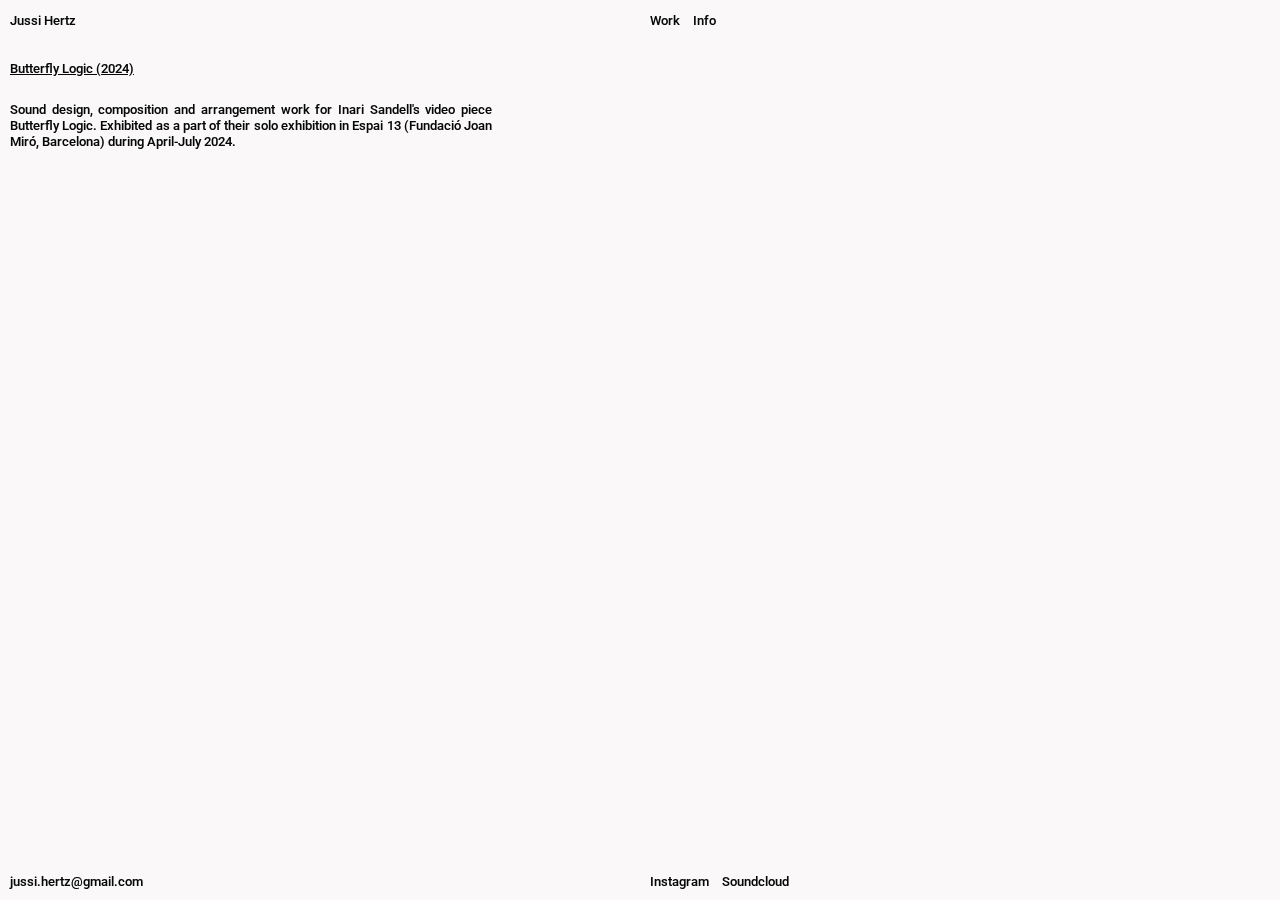
<file: projects/butterfly_logic.html>
<!DOCTYPE html>
<html lang="en">
<head>
    <link rel="preconnect" href="https://fonts.googleapis.com">
    <link rel="preconnect" href="https://fonts.gstatic.com" crossorigin>
    <link href="https://fonts.googleapis.com/css2?family=Roboto&display=swap" rel="stylesheet">
    
    <link rel="stylesheet" href="/style.css">
    <link rel="stylesheet" href="/transition.css">
    <meta charset="UTF-8">
    <meta http-equiv="X-UA-Compatible" content="IE=edge">
    <meta name="viewport" content="width=device-width, initial-scale=1.0">
    <title>Butterfly Logic – Jussi Hertz</title>

    <link rel="shortcut icon" type="image/x-icon" href="/media/photos/jussi.ico">

    <!--            :-:-+:-  --:                
           ..-=-++. %+%- *.=+=-=.            
         :-:=+==+ .      .--==-+-#.:         
       --#+:                 . :+++:..       
     -   :.                         -*=.     
   :-**.       -=:         -=.      :*::=    
  :=-*+-      :=-+        -===        .=*-   
  # :+          .           .          =-.*  
 ++*=-       +-+=:+.     *:+-:*        :=*+- 
 *-+-        .::-:.      .:::-.         .. + 
              .:-:        ::::           +*#:
=#*=          .+=-        .+=:           =+=:
:+*+            .           .            --: 
.*--                                    :+:+.
 .+-=:   -=**. :               -#--    ==-*- 
  +-+:     +==:#:-:       =--+.:+      :+:+: 
   =+.      .--=*:+ +*#-.*+:+.-      .#++=.  
    =:#+-           :::.:.         .  :#:    
     :.+    :                     =#--: .    
       . :+#=#.--            -::=  +-        
         . =-+- #-+=. -:-- +-+ *:=:          
             .--:#-+. ***#-+-:-.             
    
    Hello!
    Glad to see you are interested what I have made. Take a closer look.
    - Jassir Kuronen
    @_je_sir
-->           
</head>

<body>
<!-- Transition -->
<div class="transition transition-1 is-active"></div>
    
    <!-- Nav bar top -->
    <div id= "nav_home">
        <info>
            <a href="/index.html">Jussi Hertz</a>
        </info>
    </div>

    <div id= "nav_action">
        <info>
            <a href="/work.html">Work</a>
            <a href="/info.html">Info</a>
        </info>
    </div>

    <!-- Nav bar contact info -->
    <div id="nav_contact">
        <info>
            <a href="mailto:jussi.hertz@gmail.com">jussi.hertz@gmail.com</a>
        </info>    
    </div>

    <div id="nav_contact_some">
        <info>
            <a href="https://www.instagram.com/romance.relic/">Instagram</a>
            <a href="https://soundcloud.com/romancerelic">Soundcloud</a>
        </info>    
    </div>

        <div class="row"> 
            <div class="column-text">
                <h1>Butterfly Logic (2024)</h1>
                <p>Sound design, composition and arrangement work for Inari Sandell's video piece Butterfly Logic. Exhibited as a part of their solo exhibition in Espai 13 (Fundació Joan Miró, Barcelona) during April-July 2024.</p>
                </div>
                <div class="column-images">
                    <iframe width="100%" height="465" src="https://www.youtube.com/embed/Va5CNOv87Dw?si=JcOfI51L0OewT1Ko" title="YouTube video player" frameborder="0" allow="accelerometer; autoplay; clipboard-write; encrypted-media; gyroscope; picture-in-picture; web-share" referrerpolicy="strict-origin-when-cross-origin" allowfullscreen></iframe>
                </div>
<!-- Transition between pages-->
    <script src="/main.js"></script>
            
</body>
</html>
</file>
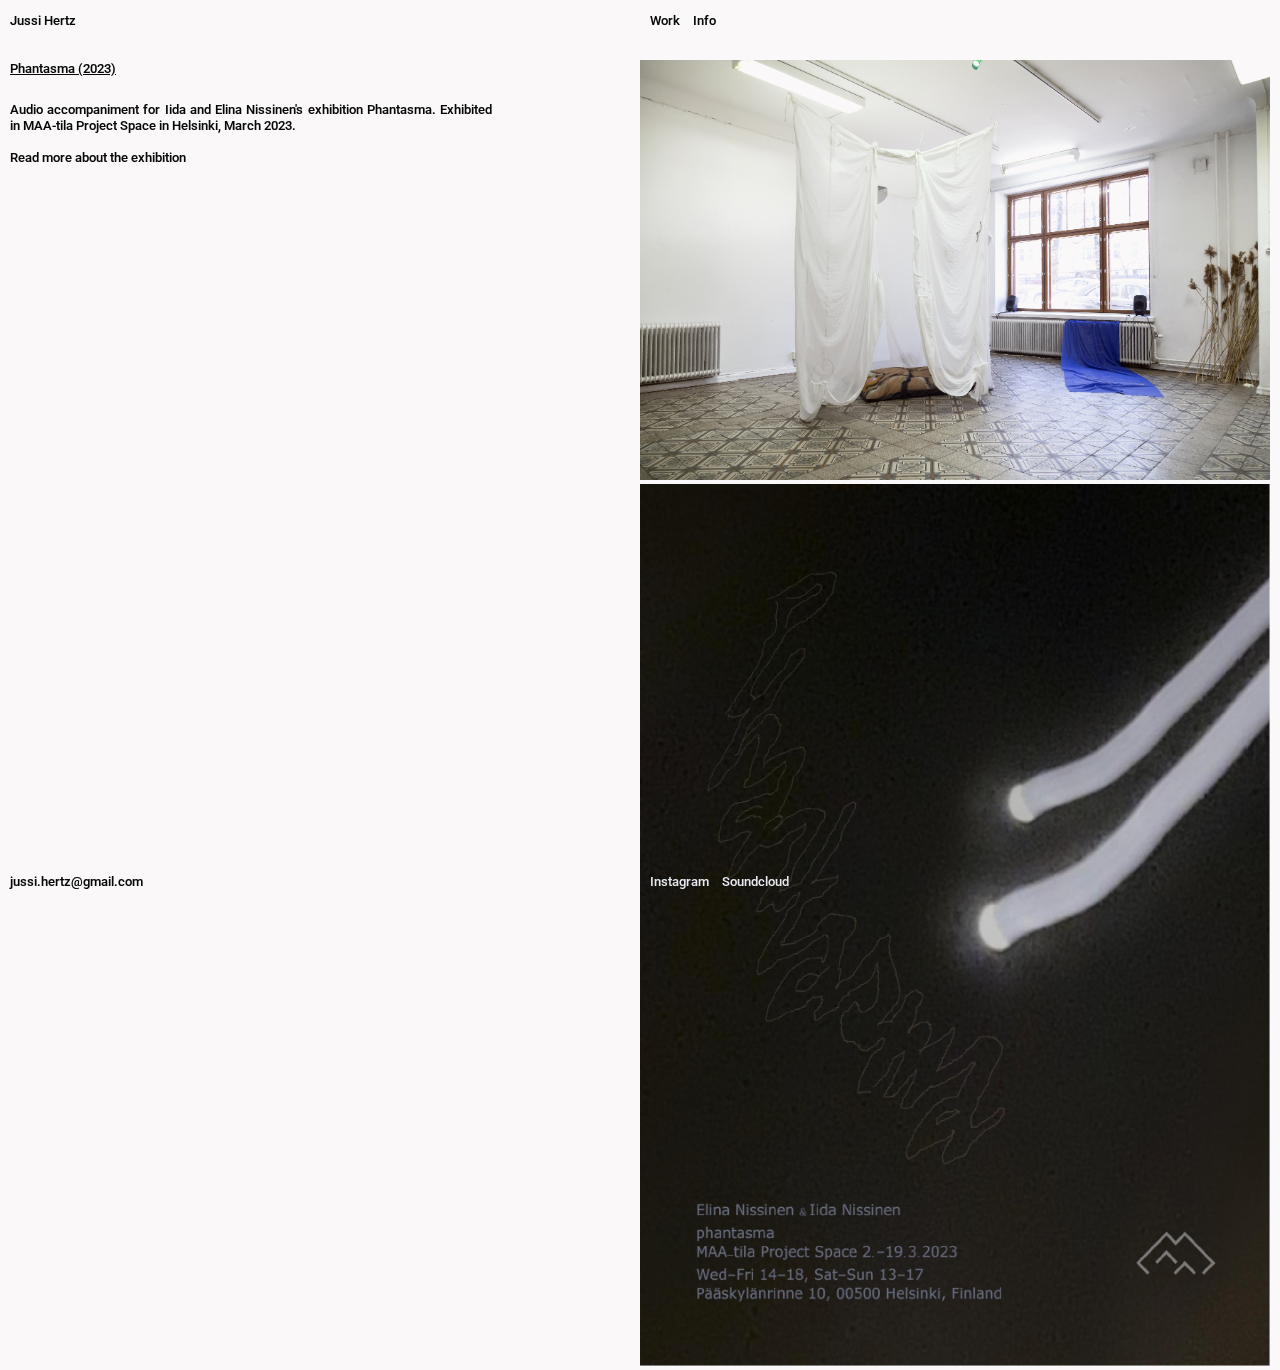
<file: projects/phantasma.html>
<!DOCTYPE html>
<html lang="en">
<head>

    <link rel="preconnect" href="https://fonts.googleapis.com">
    <link rel="preconnect" href="https://fonts.gstatic.com" crossorigin>
    <link href="https://fonts.googleapis.com/css2?family=Roboto&display=swap" rel="stylesheet">
    
    <link rel="stylesheet" href="/style.css">
    <link rel="stylesheet" href="/transition.css">
    <meta charset="UTF-8">
    <meta http-equiv="X-UA-Compatible" content="IE=edge">
    <meta name="viewport" content="width=device-width, initial-scale=1.0">
    <title>Phantasma – Jussi Hertz</title>

    <link rel="shortcut icon" type="image/x-icon" href="/media/photos/jussi.ico">

    <!--            :-:-+:-  --:                
           ..-=-++. %+%- *.=+=-=.            
         :-:=+==+ .      .--==-+-#.:         
       --#+:                 . :+++:..       
     -   :.                         -*=.     
   :-**.       -=:         -=.      :*::=    
  :=-*+-      :=-+        -===        .=*-   
  # :+          .           .          =-.*  
 ++*=-       +-+=:+.     *:+-:*        :=*+- 
 *-+-        .::-:.      .:::-.         .. + 
              .:-:        ::::           +*#:
=#*=          .+=-        .+=:           =+=:
:+*+            .           .            --: 
.*--                                    :+:+.
 .+-=:   -=**. :               -#--    ==-*- 
  +-+:     +==:#:-:       =--+.:+      :+:+: 
   =+.      .--=*:+ +*#-.*+:+.-      .#++=.  
    =:#+-           :::.:.         .  :#:    
     :.+    :                     =#--: .    
       . :+#=#.--            -::=  +-        
         . =-+- #-+=. -:-- +-+ *:=:          
             .--:#-+. ***#-+-:-.             
    
    Hello!
    Glad to see you are interested what I have made. Take a closer look.
    - Jassir Kuronen
    @_je_sir
-->           
</head>


<body>

    <!-- Transition -->
<div class="transition transition-1 is-active"></div>
    
    <!-- Nav bar top -->
    <div id= "nav_home">
        <info>
            <a href="/index.html">Jussi Hertz</a>
        </info>
    </div>

    <div id= "nav_action">
        <info>
            <a href="/work.html">Work</a>
            <a href="/info.html">Info</a>
        </info>
    </div>

    <!-- Nav bar contact info -->
    <div id="nav_contact">
        <info>
            <a href="mailto:jussi.hertz@gmail.com">jussi.hertz@gmail.com</a>
        </info>    
    </div>

    <div id="nav_contact_some">
        <info>
            <a href="https://www.instagram.com/romance.relic/">Instagram</a>
            <a href="https://soundcloud.com/romancerelic">Soundcloud</a>
        </info>    
    </div>

        <div class="row"> 
            <div class="column-text">
                <h1>Phantasma (2023)</h1>
                <p>Audio accompaniment for Iida and Elina Nissinen's exhibition Phantasma. Exhibited in MAA-tila Project Space in Helsinki, March 2023.<br><br>
                <a href="https://maatilaprojectspace.com/phantasm">Read more about the exhibition</a></p>
            </div>
            <div class="column-images">
                    <img src="/media/photos/phantasma_exhibition_compressed.jpg">
                    <img src="/media/photos/phantasmaPoster2.jpg">
            </div>
             </div>
        </div>
<!-- Transition between pages-->
    <script src="/main.js"></script>
</body>
</html>
</file>
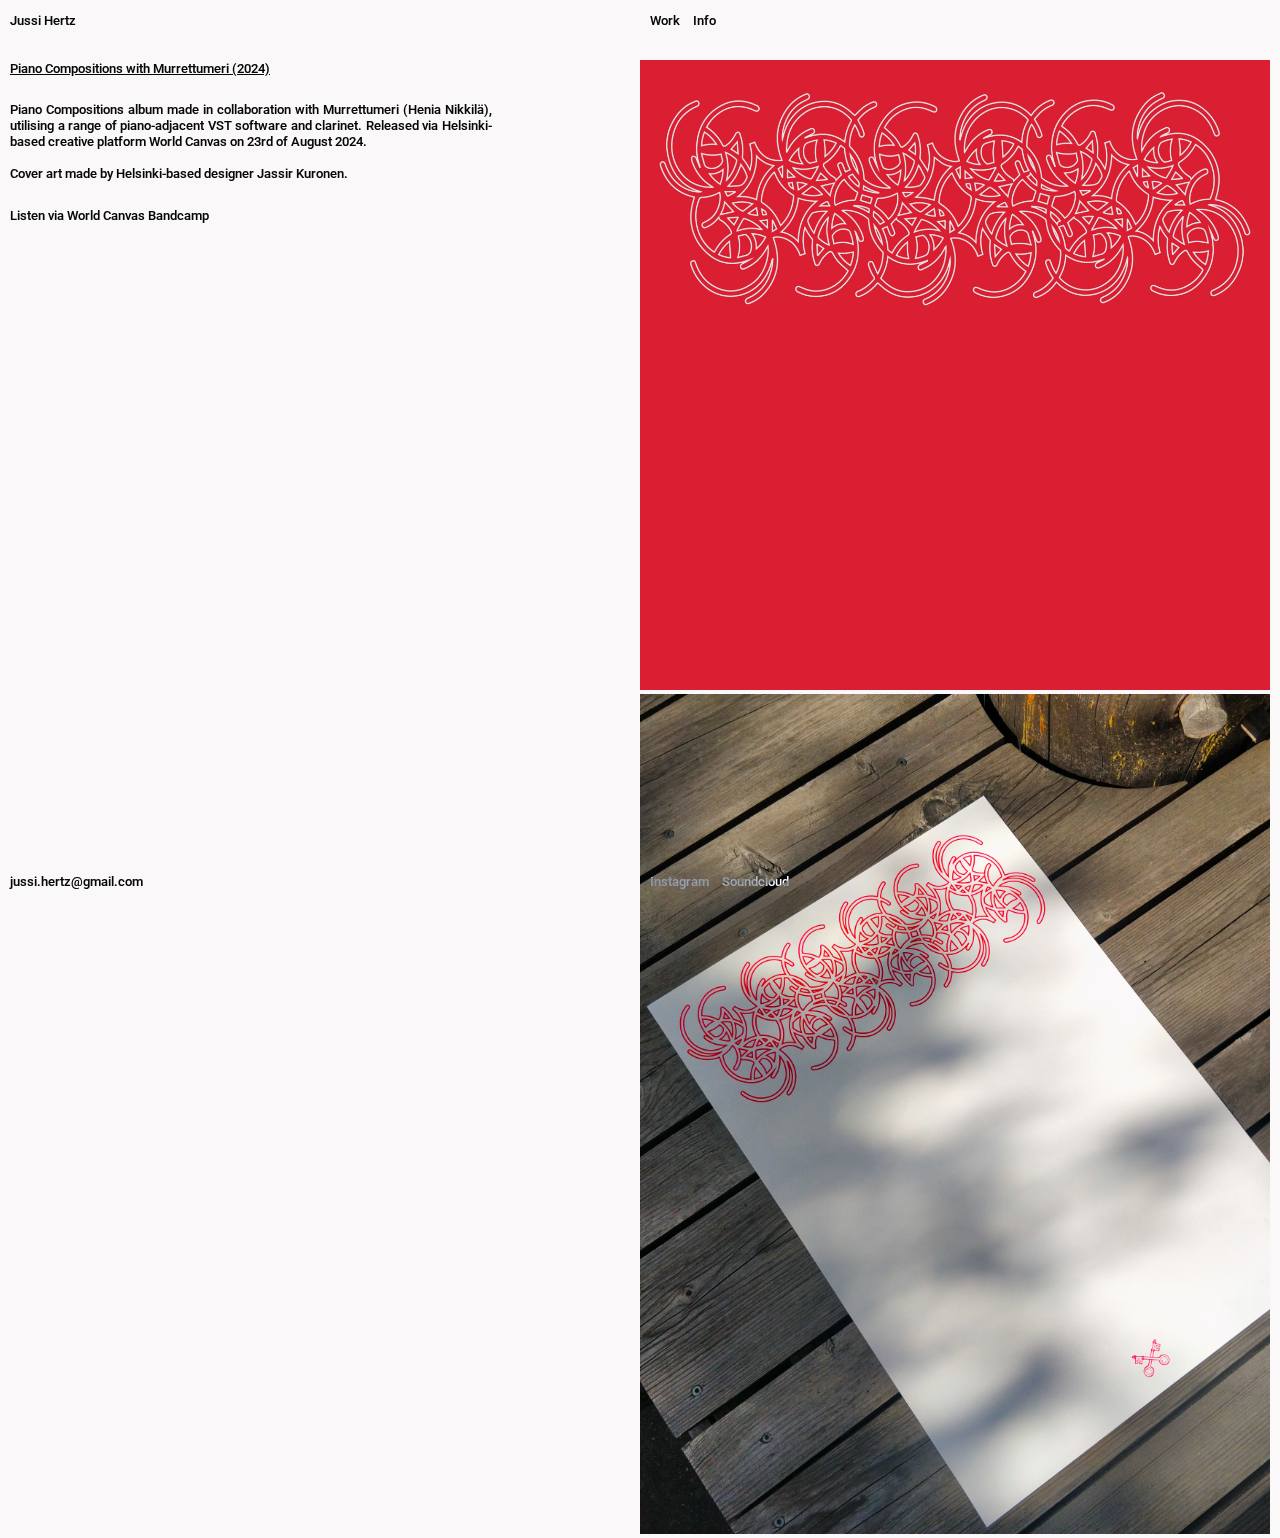
<file: projects/piano_compositions.html>
<!DOCTYPE html>
<html lang="en">
<head>

    <link rel="preconnect" href="https://fonts.googleapis.com">
    <link rel="preconnect" href="https://fonts.gstatic.com" crossorigin>
    <link href="https://fonts.googleapis.com/css2?family=Roboto&display=swap" rel="stylesheet">
    
    <link rel="stylesheet" href="/style.css">
    <link rel="stylesheet" href="/transition.css">
    <meta charset="UTF-8">
    <meta http-equiv="X-UA-Compatible" content="IE=edge">
    <meta name="viewport" content="width=device-width, initial-scale=1.0">
    <title>Piano Compositions – Jussi Hertz</title>

    <link rel="shortcut icon" type="image/x-icon" href="/media/photos/jussi.ico">

    <!--            :-:-+:-  --:                
           ..-=-++. %+%- *.=+=-=.            
         :-:=+==+ .      .--==-+-#.:         
       --#+:                 . :+++:..       
     -   :.                         -*=.     
   :-**.       -=:         -=.      :*::=    
  :=-*+-      :=-+        -===        .=*-   
  # :+          .           .          =-.*  
 ++*=-       +-+=:+.     *:+-:*        :=*+- 
 *-+-        .::-:.      .:::-.         .. + 
              .:-:        ::::           +*#:
=#*=          .+=-        .+=:           =+=:
:+*+            .           .            --: 
.*--                                    :+:+.
 .+-=:   -=**. :               -#--    ==-*- 
  +-+:     +==:#:-:       =--+.:+      :+:+: 
   =+.      .--=*:+ +*#-.*+:+.-      .#++=.  
    =:#+-           :::.:.         .  :#:    
     :.+    :                     =#--: .    
       . :+#=#.--            -::=  +-        
         . =-+- #-+=. -:-- +-+ *:=:          
             .--:#-+. ***#-+-:-.             
    
    Hello!
    Glad to see you are interested what I have made. Take a closer look.
    - Jassir Kuronen
    @_je_sir
-->           
</head>


<body>

    <!-- Transition -->
<div class="transition transition-1 is-active"></div>

    <!-- Nav bar top -->
    <div id= "nav_home">
        <info>
            <a href="/index.html">Jussi Hertz</a>
        </info>
    </div>

    <div id= "nav_action">
        <info>
            <a href="/work.html">Work</a>
            <a href="/info.html">Info</a>
        </info>
    </div>

    <!-- Nav bar contact info -->
    <div id="nav_contact">
        <info>
            <a href="mailto:jussi.hertz@gmail.com">jussi.hertz@gmail.com</a>
        </info>    
    </div>

    <div id="nav_contact_some">
        <info>
            <a href="https://www.instagram.com/romance.relic/">Instagram</a>
            <a href="https://soundcloud.com/romancerelic">Soundcloud</a>
        </info>    
    </div>

        <div class="row"> 
            <div class="column-text">
                <h1>Piano Compositions with Murrettumeri (2024)</h1>
                <p>Piano Compositions album made in collaboration with Murrettumeri (Henia Nikkilä), utilising a range of piano-adjacent VST software and clarinet.
                    Released via Helsinki-based creative platform World Canvas on 23rd of August 2024.
                    <br><br>Cover art made by Helsinki-based designer Jassir Kuronen.</p>
                    <div id= "link-list">
                        <a href="https://worldcanvas.bandcamp.com/album/piano-compositions">Listen via World Canvas Bandcamp</a><br>
                    </div>
                </div>
                <div class="column-images">
                    <img src="/media/photos/a0071874071_10.jpg">
                    <img src="/media/photos/piano_poster.jpg">
                </div>
            </div>
        </div>
 <!-- Transition between pages-->
    <script src="/main.js"></script>
</body>
</html>
</file>
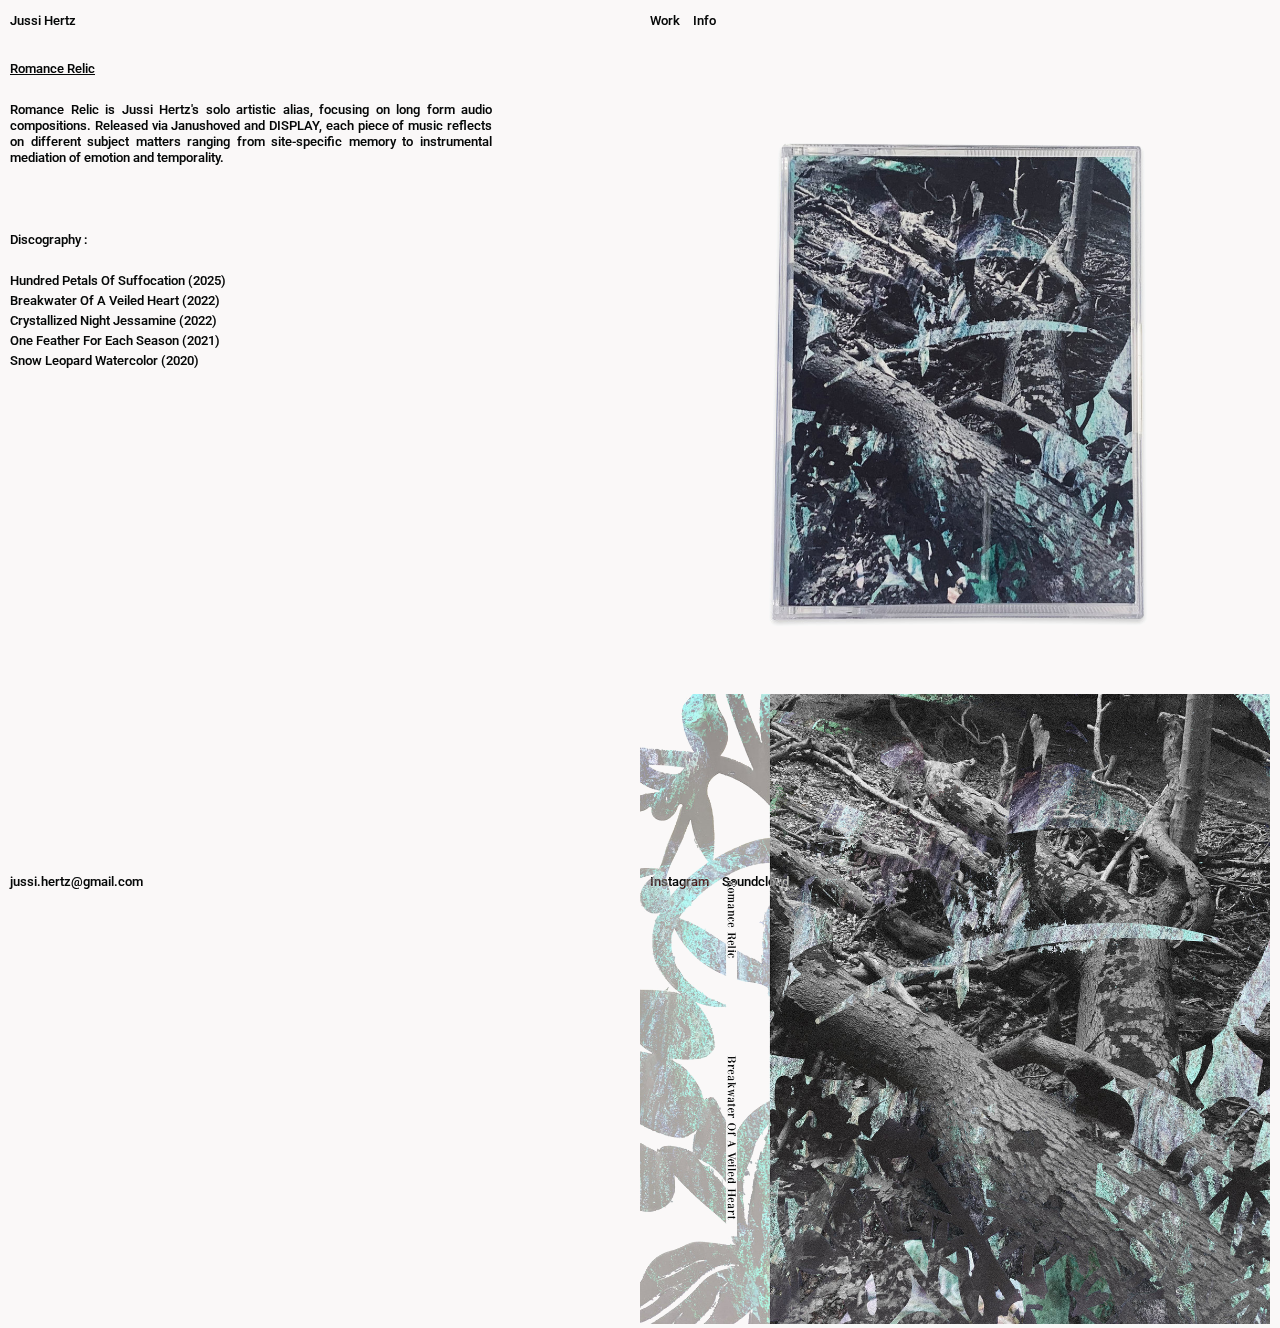
<file: projects/romance_relic.html>
<!DOCTYPE html>
<html lang="en">
<head>
    <link rel="preconnect" href="https://fonts.googleapis.com">
    <link rel="preconnect" href="https://fonts.gstatic.com" crossorigin>
    <link href="https://fonts.googleapis.com/css2?family=Roboto&display=swap" rel="stylesheet">
    
    <link rel="stylesheet" href="/style.css">
    <link rel="stylesheet" href="/transition.css">
    <meta charset="UTF-8">
    <meta http-equiv="X-UA-Compatible" content="IE=edge">
    <meta name="viewport" content="width=device-width, initial-scale=1.0">
    <title>Romance Relic – Jussi Hertz</title>

    <link rel="shortcut icon" type="image/x-icon" href="/media/photos/jussi.ico">


    <!--            :-:-+:-  --:                
           ..-=-++. %+%- *.=+=-=.            
         :-:=+==+ .      .--==-+-#.:         
       --#+:                 . :+++:..       
     -   :.                         -*=.     
   :-**.       -=:         -=.      :*::=    
  :=-*+-      :=-+        -===        .=*-   
  # :+          .           .          =-.*  
 ++*=-       +-+=:+.     *:+-:*        :=*+- 
 *-+-        .::-:.      .:::-.         .. + 
              .:-:        ::::           +*#:
=#*=          .+=-        .+=:           =+=:
:+*+            .           .            --: 
.*--                                    :+:+.
 .+-=:   -=**. :               -#--    ==-*- 
  +-+:     +==:#:-:       =--+.:+      :+:+: 
   =+.      .--=*:+ +*#-.*+:+.-      .#++=.  
    =:#+-           :::.:.         .  :#:    
     :.+    :                     =#--: .    
       . :+#=#.--            -::=  +-        
         . =-+- #-+=. -:-- +-+ *:=:          
             .--:#-+. ***#-+-:-.             
    
    Hello!
    Glad to see you are interested what I have made. Take a closer look.
    - Jassir Kuronen
    @_je_sir
-->           
</head>

<body>
    
<!-- Transition -->
<div class="transition transition-1 is-active"></div>
    
    <!-- Nav bar top -->
    <div id= "nav_home">
        <info>
            <a href="/index.html">Jussi Hertz</a>
        </info>
    </div>

    <div id= "nav_action">
        <info>
            <a href="/work.html">Work</a>
            <a href="/info.html">Info</a>
        </info>
    </div>

    <!-- Nav bar contact info -->
    <div id="nav_contact">
        <info>
            <a href="mailto:jussi.hertz@gmail.com">jussi.hertz@gmail.com</a>
        </info>    
    </div>

    <div id="nav_contact_some">
        <info>
            <a href="https://www.instagram.com/romance.relic/">Instagram</a>
            <a href="https://soundcloud.com/romancerelic">Soundcloud</a>
        </info>    
    </div>

        <div class="row"> 
            <div class="column-text">
                <h1>Romance Relic</h1>
                <p>Romance Relic is Jussi Hertz's solo artistic alias, focusing on long form audio compositions. Released via Janushoved and DISPLAY, each piece of music reflects on different subject matters ranging from site-specific memory to instrumental mediation of emotion and temporality.</p><br>
                <p>Discography :</p>
                <div id="link-list">
                    <a href="https://eastern-nurseries.bandcamp.com/album/hundred-petals-of-suffocation">Hundred Petals Of Suffocation (2025)</a><br>
                    <a href="https://janushoved.bandcamp.com/album/breakwater-of-a-veiled-heart">Breakwater Of A Veiled Heart (2022)</a><br>
                    <a href="https://displayseries.bandcamp.com/track/crystallized-night-jessamine">Crystallized Night Jessamine (2022)</a><br>
                    <a href="https://janushoved.bandcamp.com/album/one-feather-for-each-season">One Feather For Each Season (2021)</a><br>
                    <a href="https://janushoved.bandcamp.com/album/snow-leopard-watercolor">Snow Leopard Watercolor (2020)</a><br>
                </div>
            </div>

            <div class="column-images">
                <img src="/media/photos/0029713952_10.jpg">
                <img src="/media/photos/a3781874484_10.jpg">
            </div>
        </div>
 <!-- Transition between pages-->
    <script src="/main.js"></script>
</body>
</html>
</file>
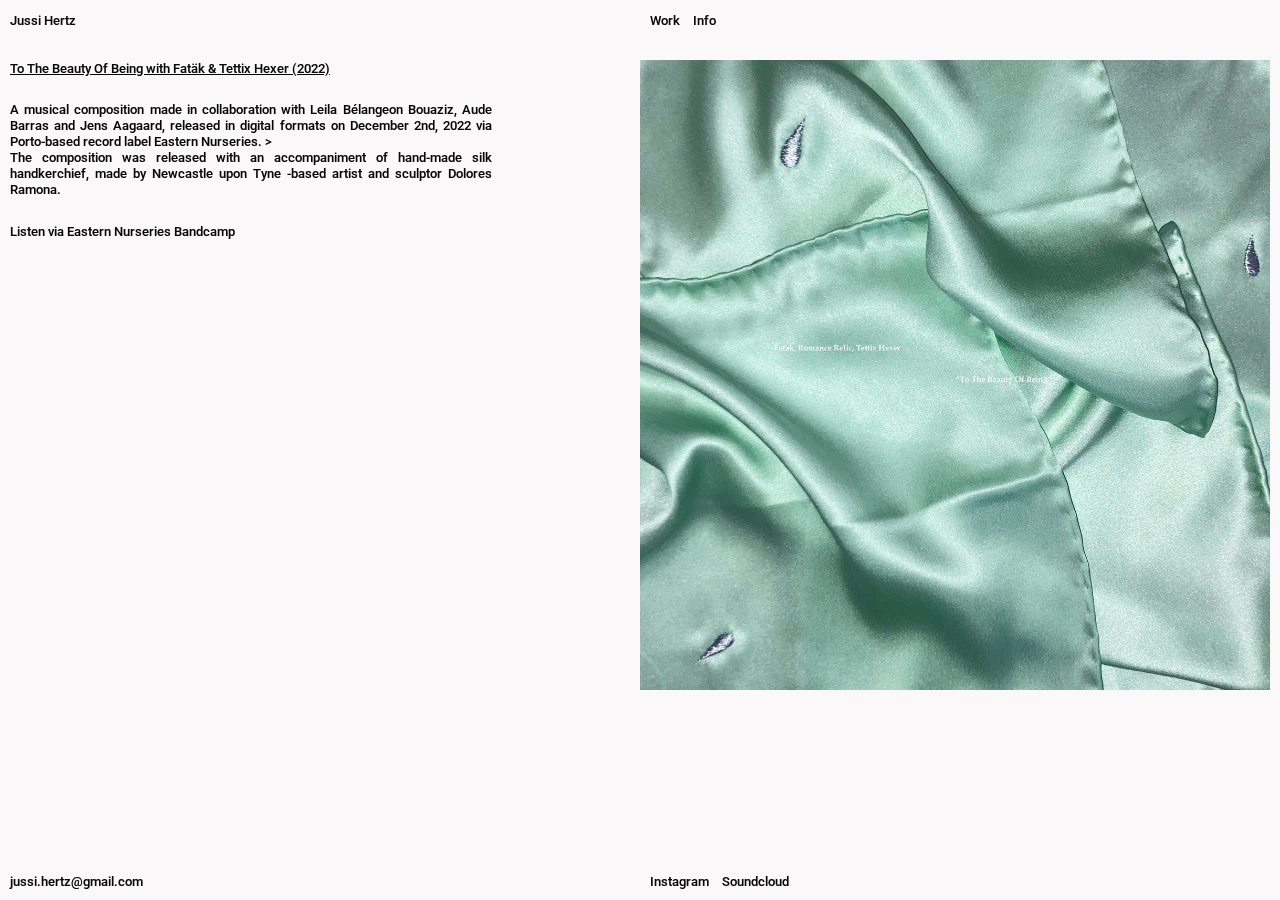
<file: projects/to_the_beauty_of_being.html>
<!DOCTYPE html>
<html lang="en">
<head>
    <link rel="preconnect" href="https://fonts.googleapis.com">
    <link rel="preconnect" href="https://fonts.gstatic.com" crossorigin>
    <link href="https://fonts.googleapis.com/css2?family=Roboto&display=swap" rel="stylesheet">
    
    <link rel="stylesheet" href="/style.css">
    <link rel="stylesheet" href="/transition.css">
    <meta charset="UTF-8">
    <meta http-equiv="X-UA-Compatible" content="IE=edge">
    <meta name="viewport" content="width=device-width, initial-scale=1.0">
    <title>To The Beauty Of Being – Jussi Hertz</title>

    <link rel="shortcut icon" type="image/x-icon" href="/media/photos/jussi.ico">

    <!--            :-:-+:-  --:                
           ..-=-++. %+%- *.=+=-=.            
         :-:=+==+ .      .--==-+-#.:         
       --#+:                 . :+++:..       
     -   :.                         -*=.     
   :-**.       -=:         -=.      :*::=    
  :=-*+-      :=-+        -===        .=*-   
  # :+          .           .          =-.*  
 ++*=-       +-+=:+.     *:+-:*        :=*+- 
 *-+-        .::-:.      .:::-.         .. + 
              .:-:        ::::           +*#:
=#*=          .+=-        .+=:           =+=:
:+*+            .           .            --: 
.*--                                    :+:+.
 .+-=:   -=**. :               -#--    ==-*- 
  +-+:     +==:#:-:       =--+.:+      :+:+: 
   =+.      .--=*:+ +*#-.*+:+.-      .#++=.  
    =:#+-           :::.:.         .  :#:    
     :.+    :                     =#--: .    
       . :+#=#.--            -::=  +-        
         . =-+- #-+=. -:-- +-+ *:=:          
             .--:#-+. ***#-+-:-.             
    
    Hello!
    Glad to see you are interested what I have made. Take a closer look.
    - Jassir Kuronen
    @_je_sir
-->           
</head>

<body>

    <!-- Transition -->
<div class="transition transition-1 is-active"></div>
    
    <!-- Nav bar top -->
    <div id= "nav_home">
        <info>
            <a href="/index.html">Jussi Hertz</a>
        </info>
    </div>

    <div id= "nav_action">
        <info>
            <a href="/work.html">Work</a>
            <a href="/info.html">Info</a>
        </info>
    </div>

    <!-- Nav bar contact info -->
    <div id="nav_contact">
        <info>
            <a href="mailto:jussi.hertz@gmail.com">jussi.hertz@gmail.com</a>
        </info>    
    </div>

    <div id="nav_contact_some">
        <info>
            <a href="https://www.instagram.com/romance.relic/">Instagram</a>
            <a href="https://soundcloud.com/romancerelic">Soundcloud</a>
        </info>    
    </div>

        <div class="row"> 
            <div class="column-text">
                <h1>To The Beauty Of Being with Fatäk & Tettix Hexer (2022)</h1>
                <p>A musical composition made in collaboration with Leila Bélangeon Bouaziz, Aude Barras and Jens Aagaard, released in digital formats on December 2nd, 2022 via Porto-based record label Eastern Nurseries.
                ><br>The composition was released with an accompaniment of hand-made silk handkerchief, made by Newcastle upon Tyne -based artist and sculptor Dolores Ramona.            </p>
                    <div id= "link-list">
                        <a href="https://eastern-nurseries.bandcamp.com/album/to-the-beauty-of-being">Listen via Eastern Nurseries Bandcamp</a><br>
                    </div>
                </div>
                <div class="column-images">
                    <img src="/media/photos/a0097026160_10.jpg">
                </div>
            </div>
        </div>
  <!-- Transition between pages-->
    <script src="/main.js"></script>
</body>
</html>
</file>
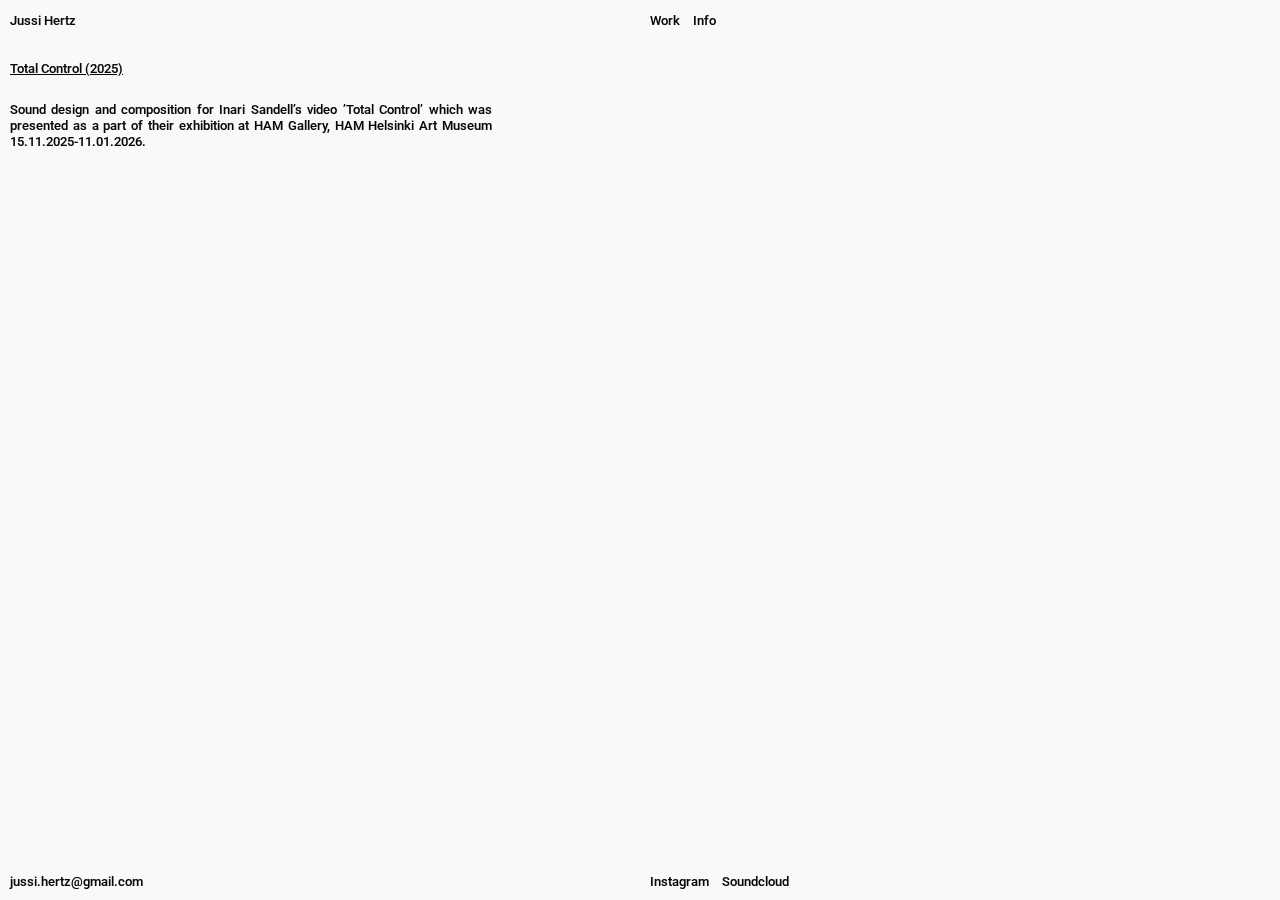
<file: projects/total_control.html>
<!DOCTYPE html>
<html lang="en">
<head>
    <link rel="preconnect" href="https://fonts.googleapis.com">
    <link rel="preconnect" href="https://fonts.gstatic.com" crossorigin>
    <link href="https://fonts.googleapis.com/css2?family=Roboto&display=swap" rel="stylesheet">
    
    <link rel="stylesheet" href="/style.css">
    <link rel="stylesheet" href="/transition.css">
    <meta charset="UTF-8">
    <meta http-equiv="X-UA-Compatible" content="IE=edge">
    <meta name="viewport" content="width=device-width, initial-scale=1.0">
    <title>Total Control – Jussi Hertz</title>

    <link rel="shortcut icon" type="image/x-icon" href="/media/photos/jussi.ico">


    <!--            :-:-+:-  --:                
           ..-=-++. %+%- *.=+=-=.            
         :-:=+==+ .      .--==-+-#.:         
       --#+:                 . :+++:..       
     -   :.                         -*=.     
   :-**.       -=:         -=.      :*::=    
  :=-*+-      :=-+        -===        .=*-   
  # :+          .           .          =-.*  
 ++*=-       +-+=:+.     *:+-:*        :=*+- 
 *-+-        .::-:.      .:::-.         .. + 
              .:-:        ::::           +*#:
=#*=          .+=-        .+=:           =+=:
:+*+            .           .            --: 
.*--                                    :+:+.
 .+-=:   -=**. :               -#--    ==-*- 
  +-+:     +==:#:-:       =--+.:+      :+:+: 
   =+.      .--=*:+ +*#-.*+:+.-      .#++=.  
    =:#+-           :::.:.         .  :#:    
     :.+    :                     =#--: .    
       . :+#=#.--            -::=  +-        
         . =-+- #-+=. -:-- +-+ *:=:          
             .--:#-+. ***#-+-:-.             
    
    Hello!
    Glad to see you are interested what I have made. Take a closer look.
    - Jassir Kuronen
    @_je_sir
-->           
</head>


<body>
<!-- Transition -->
<div class="transition transition-1 is-active"></div>
    
    <!-- Nav bar top -->
    <div id= "nav_home">
        <info>
            <a href="/index.html">Jussi Hertz</a>
        </info>
    </div>

    <div id= "nav_action">
        <info>
            <a href="/work.html">Work</a>
            <a href="/info.html">Info</a>
        </info>
    </div>

    <!-- Nav bar contact info -->
    <div id="nav_contact">
        <info>
            <a href="mailto:jussi.hertz@gmail.com">jussi.hertz@gmail.com</a>
        </info>    
    </div>

    <div id="nav_contact_some">
        <info>
            <a href="https://www.instagram.com/romance.relic/">Instagram</a>
            <a href="https://soundcloud.com/romancerelic">Soundcloud</a>
        </info>    
    </div>

    <!-- Project Info. THIS IS SECTION YOU WILL DO THE CHANGES WHEN AFDIING NEW PROJECTS -->
        <div class="row"> 
            <div class="column-text">
                <h1>Total Control (2025) </h1>
                <!-- Project Description -->  <p> Sound design and composition for Inari Sandell’s video ’Total Control’ which was presented as a part of their exhibition at HAM Gallery, HAM Helsinki Art Museum 15.11.2025-11.01.2026.
                </p>
            </div>
            <!-- Project photots. Makes sure that your path to the images is correct!!! --> 
            <div class="column-images">
                    <iframe width="100%" height="465" src="https://www.youtube.com/embed/NTHdTG2oA6k?si=dii4YUM2CcCpJuCH” title="YouTube video player" frameborder="0" allow="accelerometer; autoplay; clipboard-write; encrypted-media; gyroscope; picture-in-picture; web-share" referrerpolicy="strict-origin-when-cross-origin" allowfullscreen></iframe>
            </div>
             </div>
        </div>
    <script src="/main.js"></script>
</body>
</html>
</file>
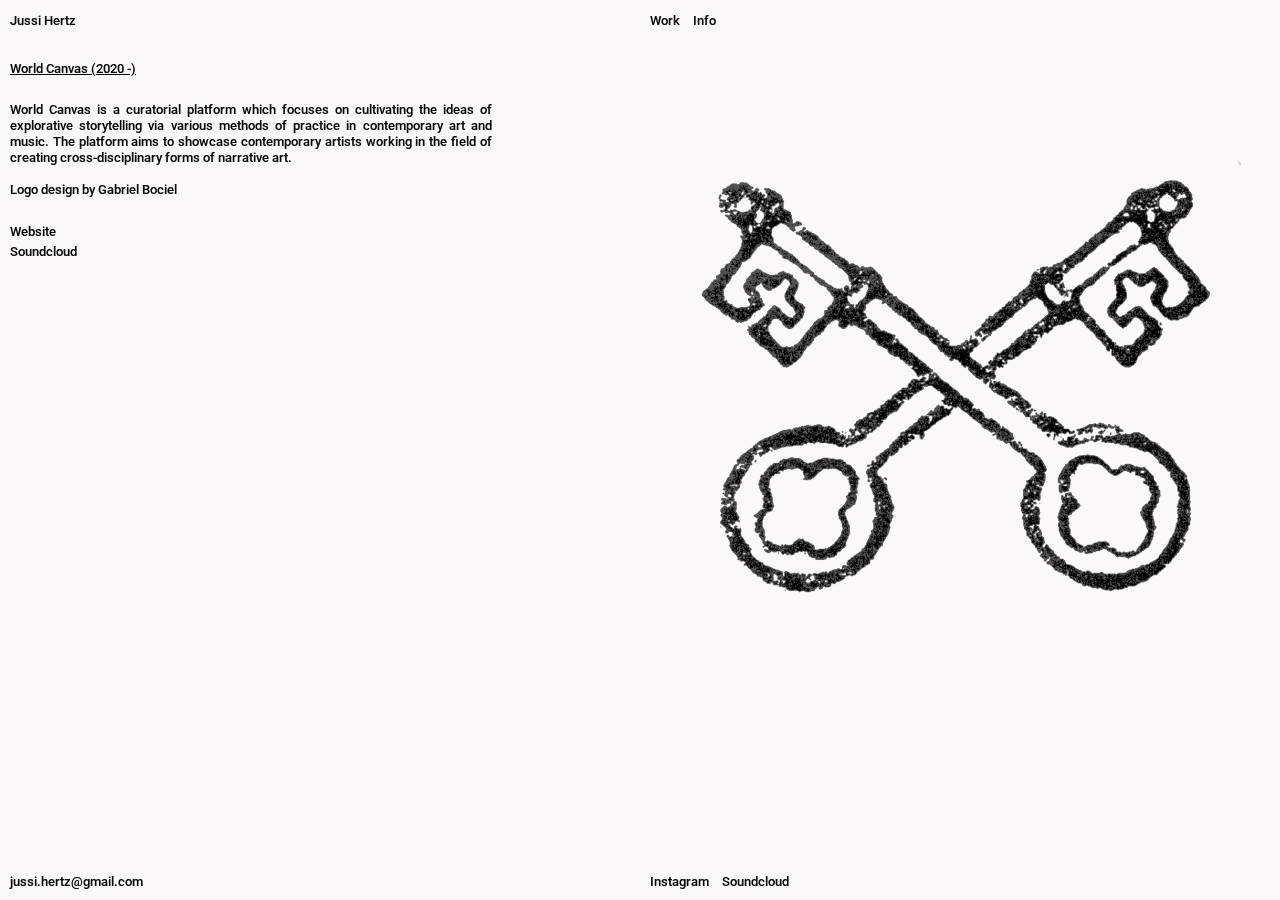
<file: projects/world_canvas.html>
<!DOCTYPE html>
<html lang="en">
<head>
    <link rel="preconnect" href="https://fonts.googleapis.com">
    <link rel="preconnect" href="https://fonts.gstatic.com" crossorigin>
    <link href="https://fonts.googleapis.com/css2?family=Roboto&display=swap" rel="stylesheet">
    
    <link rel="stylesheet" href="/style.css">
    <link rel="stylesheet" href="/transition.css">
    <meta charset="UTF-8">
    <meta http-equiv="X-UA-Compatible" content="IE=edge">
    <meta name="viewport" content="width=device-width, initial-scale=1.0">
    <title>World Canvas – Jussi Hertz</title>
    <link rel="shortcut icon" type="image/x-icon" href="/media/photos/jussi.ico">

    <!--            :-:-+:-  --:                
           ..-=-++. %+%- *.=+=-=.            
         :-:=+==+ .      .--==-+-#.:         
       --#+:                 . :+++:..       
     -   :.                         -*=.     
   :-**.       -=:         -=.      :*::=    
  :=-*+-      :=-+        -===        .=*-   
  # :+          .           .          =-.*  
 ++*=-       +-+=:+.     *:+-:*        :=*+- 
 *-+-        .::-:.      .:::-.         .. + 
              .:-:        ::::           +*#:
=#*=          .+=-        .+=:           =+=:
:+*+            .           .            --: 
.*--                                    :+:+.
 .+-=:   -=**. :               -#--    ==-*- 
  +-+:     +==:#:-:       =--+.:+      :+:+: 
   =+.      .--=*:+ +*#-.*+:+.-      .#++=.  
    =:#+-           :::.:.         .  :#:    
     :.+    :                     =#--: .    
       . :+#=#.--            -::=  +-        
         . =-+- #-+=. -:-- +-+ *:=:          
             .--:#-+. ***#-+-:-.             
    
    Hello!
    Glad to see you are interested what I have made. Take a closer look.
    - Jassir Kuronen
    @_je_sir
-->           
</head>

<body>
    <!-- Transition -->
<div class="transition transition-1 is-active"></div>
    
    <!-- Nav bar top -->
    <div id= "nav_home">
        <info>
            <a href="/index.html">Jussi Hertz</a>
        </info>
    </div>

    <div id= "nav_action">
        <info>
            <a href="/work.html">Work</a>
            <a href="/info.html">Info</a>
        </info>
    </div>

    <!-- Nav bar contact info -->
    <div id="nav_contact">
        <info>
            <a href="mailto:jussi.hertz@gmail.com">jussi.hertz@gmail.com</a>
        </info>    
    </div>

    <div id="nav_contact_some">
        <info>
            <a href="https://www.instagram.com/romance.relic/">Instagram</a>
            <a href="https://soundcloud.com/romancerelic">Soundcloud</a>
        </info>    
    </div>

    <!-- Post -->

        <div class="row"> 
            <div class="column-text">
                <h1>World Canvas (2020 -)</h1>
                <p>World Canvas is a curatorial platform which focuses on cultivating the ideas of explorative storytelling via various methods of practice in contemporary art and music. The platform aims to showcase contemporary artists working in the field of creating cross-disciplinary forms of narrative art. 
                    <br><br>Logo design by Gabriel Bociel</p>
                    <div id= "link-list">
                        <a href="https://worldcanvas.xyz/">Website</a><br>
                        <a href="https://soundcloud.com/worldcanvas">Soundcloud</a>
                    </div>
                </div>
                <div class="column-images">
                    <img src="/media/photos/0036257616_10.jpg">
                </div>
            </div>
        </div>
 <!-- Transition between pages-->
    <script src="/main.js"></script>
</body>
</html>
</file>
<file: style.css>
html,
body {
  margin: 0;
  padding: 0;
  width: 100vw;
  height: 100vh;
  font-family: "Roboto", sans-serif;
  font-weight: 500 !important;
  font-optical-sizing: auto;
  background-color: #faf8f8;
  z-index:-9999;
  mix-blend-mode: darken;
}

.bg {
  background-size: 25%;
  background-position: 67.5% 18%;
  background-repeat: no-repeat;
  background-image: url(media/photos/compressed_DSF3530-min.jpg); /* Background Image */
  z-index: -99;
}

/* Hides all scrollbars */

:root::-webkit-scrollbar {
  display: none;
}

:root {
  scrollbar-width: none;
  -ms-overflow-style: none;
}

/* TEXT STYLIING */

/* Paragraph */

p {
  color: rgb(255, 255, 255);
  font-size: 10pt;
  text-align: justify;
  text-justify: inter-character;
  max-width: 600px;
  margin-right: 10px;
  mix-blend-mode: difference;
  line-height: 12pt;
}

h1 {
  color: rgb(255, 255, 255);
  font-size: 10pt;
  font-weight: 500 !important;
  text-align: justify;
  text-justify: inter-character;
  mix-blend-mode: difference;
  text-decoration: underline;
  line-height: 0px;
}
/* Nav bar + Contact text */

info {
  color: rgb(255, 255, 255);
  font-size: 10pt;
  text-align: justify;
  max-width: 600px;
  margin-left: 10px;
  margin-right: 10px;
  padding-top: 20px;
  background: transparent;
  mix-blend-mode: difference;
}

info_desc {
  color: rgb(255, 255, 255);
  font-size: 10pt;
  text-align: justify;
  max-width: 600px;
  margin-right: 10px;
  padding-top: 20px;
  background: transparent;
  mix-blend-mode: difference;
}

/* Links */

a:link {
  color: rgb(255, 255, 255);
  cursor: pointer;
  text-decoration: none;
  padding-right: 10px;
}

a:visited {
  color: rgb(255, 255, 255);
  cursor: pointer;
  text-decoration: none;
}

a:hover {
  color: rgb(255, 255, 255);
  cursor: pointer;
  text-decoration: underline;
}

a:active {
  color: rgb(255, 255, 255);
  cursor: pointer;
  text-decoration: underline;
}

/* TEXT ALIGMNET */

/* Nav bars text aligments */

#nav_home {
  position: fixed;
  mix-blend-mode: difference;
  line-height: 40px;
  z-index: 1;
}

#nav_action {
  position: fixed;
  left: 50%;
  mix-blend-mode: difference;
  line-height: 40px;
  z-index: 1;
}

#nav_contact {
  position: fixed;
  bottom: 10px;
  mix-blend-mode: difference;
  z-index: 1;
}

#nav_contact_some {
  position: fixed;
  bottom: 10px;
  left: 50%;
  mix-blend-mode: difference;
  z-index: 1;
}

#landing_page {
  position: fixed;
  top: 30px;
  mix-blend-mode: difference;
  margin-left: 10px;
  z-index: 0;
}

#link-list {
  line-height: 20px;
  margin-left: 10px;
  font-size: 10pt;
  mix-blend-mode: difference;
}

/* IMAGES */

/* Background */

* {
  box-sizing: border-box;
}

img {
  max-width: 100%;
  height: auto;
}

.project img {
  max-width: 50%;
  height: auto;
  position: fixed;
}

/* Menu hover image change */
.im_wrapper {
  position: relative;
}

.hover_im {
  position: absolute;
  display: none;
  top: -100%;
  float: right;
  z-index: 0;
  width: 20%;
  left: 50%;
  z-index: 0;
}

/* FILTTER */
/* Hides all of the projects not selected */

.im_wrapper:hover > .hover_im {
  display: block;
}

.column-images .im_wrapper {
  position: relative; /* required for (c2) */
  display: block;
}

.column-images .im_wrapper.hide {
  display: none;
}

/* FILTTER STYLING */

.btn {
  font-size: 10pt;
  display: inline-block;
}

ul {
  padding-left: 10px;
  padding-bottom: 0px;
}

li {
  float: left;
  padding-right: 10px;
}

/* Gallery filter styling margin from rest of the gallery */

section ul {
  align-items: left;
  cursor: pointer;
}

section ul li {
  list-style: none;
  margin: auto;
  cursor: pointer;
}

section ul li.active {
  text-decoration: underline;
}

/* LAYOUT */

/* Project page */

* {
  box-sizing: border-box;
}

.column-text {
  float: left;
  position:relative;
  width: 40%;
  padding: 0px;
  padding-top: 50px;
  background-color: #faf8f8;
  mix-blend-mode: darken;
}

.column-images {
  float: right;
  width: 50%;
  padding: 0px;
  padding-top: 60px;
  top: 0px; /* Not influencing actual position of the image, but hels to make "position: sticky;" to work */
  position: sticky; /* Makes pictures to stick when browsers top hits them */
  padding-right: 10px;
  background-color: #faf8f8;
  mix-blend-mode: darken;
}

.column-images img {
  width: 100%;
}

.row img {
  padding: 0px;
}

.row p {
  padding: 10px;
}

.row h1 {
  padding: 10px;
}

.row:after {
  content: "";
  display: table;
  clear: both;
}

/* Makes project page's columns into a one row on mobile */
@media screen and (max-width: 768px) {
  
  .column-text {
    position: relative;
    width: 100%;
  }
  .column-images {
    width: 100%;
    padding-bottom: 40px;
    padding-right: 10px;
  }
  .column-images img {
    width: 100%;
    padding-left: 10px;
  }

  #nav_action {
    left: 45%;
  }
  #nav_contact_some {
    left: 45%;
  }

  iframe {
    width: 100%;
    height: 290px;
    padding-left: 10px;
  }
}

@media (max-width: 800px) {
  .container {
    flex-direction: column;
  }

  .bg {
    background-repeat: no-repeat;
    background-position: center;
    background-size: 60%;
    z-index: -10;
  }
}

/* Transition between pages */

@keyframes fadeInUp {
  0% {
    opacity: 0;
  }
  100% {
    opacity: 1;
  }
}

.fadeInUp-animation {
  animation: 2.5s fadeInUp;
}
</file>
<file: transition.css>
.transition-1 {
  position: fixed;
  top: 0;
  left: 0;
  right: 0;
  bottom: 0;
  z-index: 101;
  background-color: #faf8f8;
  opacity: 0;
  pointer-events: none;
  transition: 0.4s ease-in;
  mix-blend-mode: luminosity;
}

.transition-1.is-active {
  opacity: 1;
  pointer-events: all;
}
</file>
